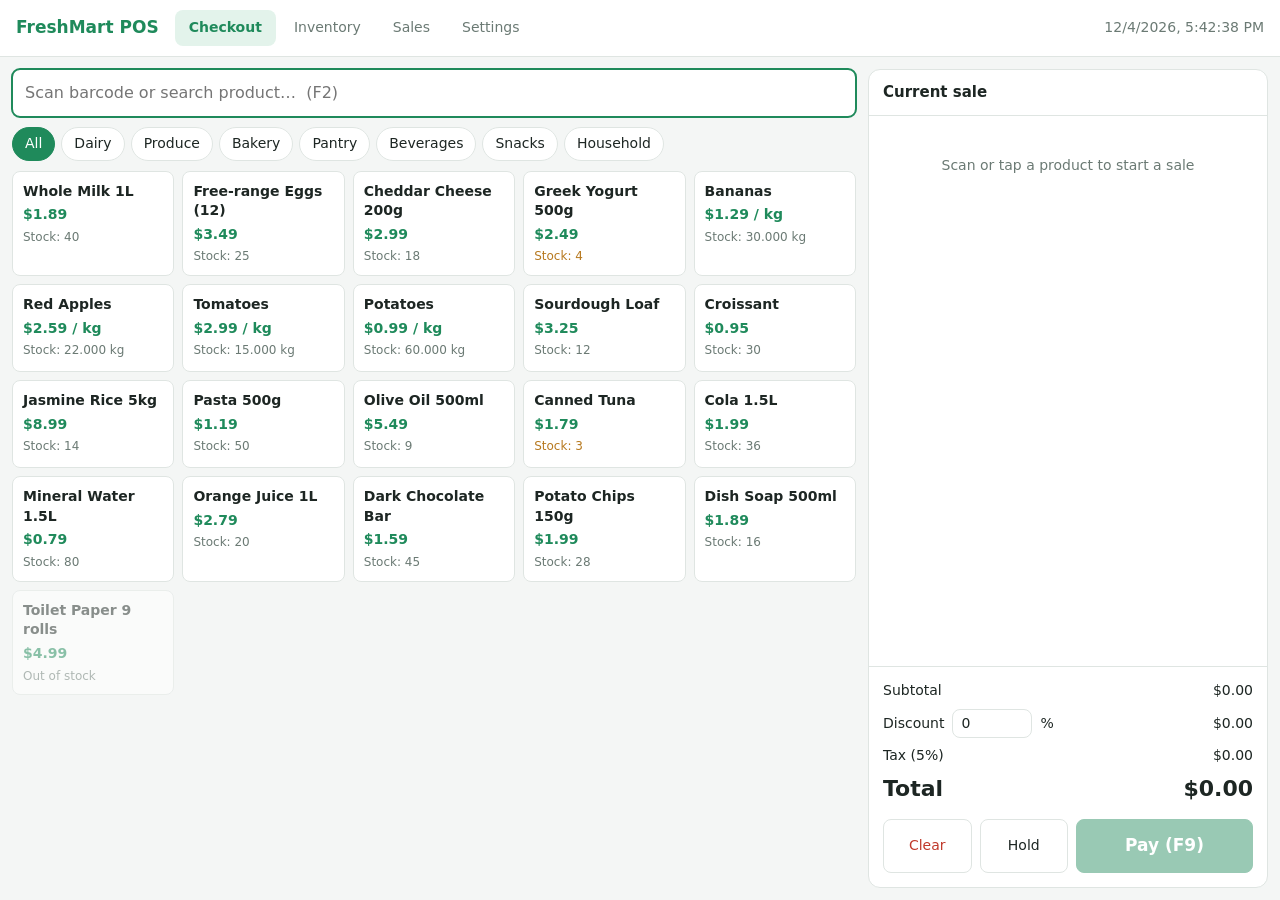
<file: pos.html>
<!doctype html>
<html lang="en">
<head>
<meta charset="utf-8">
<meta name="viewport" content="width=device-width, initial-scale=1">
<title>FreshMart POS</title>
<style>
  :root {
    --bg: #f4f6f5; --panel: #ffffff; --ink: #1d2623; --muted: #6b7a74;
    --line: #dfe5e2; --accent: #1f8a5b; --accent-ink: #ffffff; --accent-soft: #e3f3eb;
    --warn: #b7791f; --warn-soft: #fdf3e1; --danger: #c0392b; --danger-soft: #fbe9e7;
  }
  * { box-sizing: border-box; }
  html, body { margin: 0; height: 100%; }
  body { font: 14px/1.4 system-ui, -apple-system, "Segoe UI", sans-serif; background: var(--bg); color: var(--ink); }
  button { font: inherit; cursor: pointer; border: 1px solid var(--line); background: var(--panel); color: var(--ink); border-radius: 8px; padding: 8px 12px; }
  button:hover { border-color: var(--accent); }
  button.primary { background: var(--accent); color: var(--accent-ink); border-color: var(--accent); font-weight: 600; }
  button.danger { color: var(--danger); }
  button:disabled { opacity: .45; cursor: not-allowed; }
  input, select { font: inherit; padding: 8px 10px; border: 1px solid var(--line); border-radius: 8px; background: var(--panel); color: var(--ink); width: 100%; }
  input:focus, select:focus { outline: 2px solid var(--accent); outline-offset: -1px; }
  label { display: block; font-size: 12px; color: var(--muted); margin-bottom: 4px; }
  .num { font-variant-numeric: tabular-nums; text-align: right; }

  header { display: flex; align-items: center; gap: 16px; padding: 10px 16px; background: var(--panel); border-bottom: 1px solid var(--line); }
  header h1 { font-size: 17px; margin: 0; color: var(--accent); }
  nav { display: flex; gap: 4px; }
  nav button { border: none; background: none; padding: 8px 14px; color: var(--muted); }
  nav button.active { background: var(--accent-soft); color: var(--accent); font-weight: 600; }
  header .clock { margin-left: auto; color: var(--muted); font-variant-numeric: tabular-nums; }

  main { height: calc(100% - 57px); }
  .view { display: none; height: 100%; }
  .view.active { display: flex; }

  /* Checkout */
  #checkout { gap: 12px; padding: 12px; }
  .catalog { flex: 1; display: flex; flex-direction: column; min-width: 0; gap: 10px; }
  .searchbar { display: flex; gap: 8px; }
  .searchbar input { font-size: 16px; padding: 12px; }
  .cats { display: flex; gap: 6px; flex-wrap: wrap; }
  .cats button { padding: 6px 12px; border-radius: 999px; }
  .cats button.active { background: var(--accent); color: var(--accent-ink); border-color: var(--accent); }
  .grid { flex: 1; overflow: auto; display: grid; grid-template-columns: repeat(auto-fill, minmax(140px, 1fr)); gap: 8px; align-content: start; }
  .tile { text-align: left; padding: 10px; display: flex; flex-direction: column; gap: 4px; min-height: 88px; }
  .tile .name { font-weight: 600; }
  .tile .price { color: var(--accent); font-weight: 600; }
  .tile .stock { font-size: 12px; color: var(--muted); }
  .tile.low .stock { color: var(--warn); }
  .tile.out { opacity: .5; }

  .cart { width: 400px; background: var(--panel); border: 1px solid var(--line); border-radius: 12px; display: flex; flex-direction: column; }
  .cart-head { display: flex; justify-content: space-between; align-items: center; padding: 12px 14px; border-bottom: 1px solid var(--line); }
  .cart-head h2 { font-size: 15px; margin: 0; }
  .cart-lines { flex: 1; overflow: auto; }
  .line { display: grid; grid-template-columns: 1fr auto auto; gap: 8px; align-items: center; padding: 8px 14px; border-bottom: 1px solid var(--line); }
  .line .meta { font-size: 12px; color: var(--muted); }
  .qty { display: flex; align-items: center; gap: 4px; }
  .qty button { padding: 2px 8px; }
  .qty span { min-width: 42px; text-align: center; font-variant-numeric: tabular-nums; }
  .line .x { border: none; color: var(--muted); padding: 4px 6px; }
  .empty { padding: 40px 14px; text-align: center; color: var(--muted); }
  .totals { padding: 12px 14px; border-top: 1px solid var(--line); }
  .totals .row { display: flex; justify-content: space-between; padding: 2px 0; }
  .totals .grand { font-size: 22px; font-weight: 700; padding-top: 6px; }
  .totals .disc { display: flex; align-items: center; gap: 8px; margin: 6px 0; }
  .totals .disc input { width: 80px; padding: 4px 8px; }
  .cart-actions { display: grid; grid-template-columns: 1fr 1fr 2fr; gap: 8px; padding: 0 14px 14px; }
  .cart-actions .pay { font-size: 17px; padding: 14px; }

  /* Tables / pages */
  .page { flex-direction: column; padding: 16px; gap: 12px; overflow: auto; }
  .toolbar { display: flex; gap: 8px; align-items: center; flex-wrap: wrap; }
  .toolbar input { max-width: 280px; }
  .toolbar .spacer { flex: 1; }
  table { width: 100%; border-collapse: collapse; background: var(--panel); border: 1px solid var(--line); border-radius: 12px; overflow: hidden; }
  th, td { padding: 8px 12px; border-bottom: 1px solid var(--line); text-align: left; }
  th { font-size: 12px; color: var(--muted); font-weight: 600; background: #fafbfa; }
  tr.low td { background: var(--warn-soft); }
  tr.refunded td { color: var(--muted); text-decoration: line-through; }
  .badge { display: inline-block; font-size: 11px; padding: 2px 8px; border-radius: 999px; background: var(--accent-soft); color: var(--accent); }
  .badge.warn { background: var(--warn-soft); color: var(--warn); }
  .badge.danger { background: var(--danger-soft); color: var(--danger); }
  .cards { display: grid; grid-template-columns: repeat(auto-fit, minmax(180px, 1fr)); gap: 12px; }
  .card { background: var(--panel); border: 1px solid var(--line); border-radius: 12px; padding: 14px; }
  .card .k { font-size: 12px; color: var(--muted); }
  .card .v { font-size: 24px; font-weight: 700; margin-top: 4px; font-variant-numeric: tabular-nums; }
  .two { display: grid; grid-template-columns: 1fr 1fr; gap: 12px; }
  h3 { margin: 8px 0 0; font-size: 14px; }
  .form-grid { display: grid; grid-template-columns: repeat(2, 1fr); gap: 12px; max-width: 640px; }

  /* Modal */
  .modal-bg { position: fixed; inset: 0; background: rgba(20, 30, 25, .45); display: none; align-items: center; justify-content: center; z-index: 10; }
  .modal-bg.open { display: flex; }
  .modal { background: var(--panel); border-radius: 14px; padding: 20px; width: min(460px, calc(100% - 32px)); max-height: calc(100% - 32px); overflow: auto; }
  .modal h2 { margin: 0 0 14px; font-size: 18px; }
  .modal .actions { display: flex; justify-content: flex-end; gap: 8px; margin-top: 16px; }
  .methods { display: grid; grid-template-columns: repeat(3, 1fr); gap: 8px; margin-bottom: 12px; }
  .methods button.active { background: var(--accent); color: var(--accent-ink); border-color: var(--accent); }
  .quick { display: flex; gap: 6px; flex-wrap: wrap; margin-top: 8px; }
  .due { font-size: 28px; font-weight: 700; text-align: center; margin-bottom: 12px; }
  .change { font-size: 20px; text-align: center; margin-top: 12px; }
  .stack > * + * { margin-top: 10px; }

  .toast { position: fixed; bottom: 20px; left: 50%; transform: translateX(-50%); background: var(--ink); color: #fff; padding: 10px 16px; border-radius: 8px; opacity: 0; transition: opacity .2s; pointer-events: none; z-index: 20; }
  .toast.show { opacity: 1; }

  /* Receipt */
  #receipt { font: 12px/1.35 "Courier New", monospace; width: 280px; margin: 0 auto; background: #fff; color: #000; padding: 12px; border: 1px dashed #bbb; }
  #receipt .c { text-align: center; }
  #receipt .r { display: flex; justify-content: space-between; gap: 8px; }
  #receipt hr { border: none; border-top: 1px dashed #000; }
  @media print {
    body * { visibility: hidden; }
    #receipt, #receipt * { visibility: visible; }
    #receipt { position: absolute; left: 0; top: 0; border: none; width: 72mm; }
  }

  @media (max-width: 860px) {
    #checkout { flex-direction: column; }
    .cart { width: 100%; min-height: 420px; }
    .two, .form-grid { grid-template-columns: 1fr; }
    header { flex-wrap: wrap; }
  }
</style>
</head>
<body>
<header>
  <h1 id="storeTitle">FreshMart POS</h1>
  <nav>
    <button data-view="checkout" class="active">Checkout</button>
    <button data-view="inventory">Inventory</button>
    <button data-view="sales">Sales</button>
    <button data-view="settings">Settings</button>
  </nav>
  <span class="clock" id="clock"></span>
</header>

<main>
  <!-- CHECKOUT -->
  <section class="view active" id="checkout">
    <div class="catalog">
      <div class="searchbar">
        <input id="search" placeholder="Scan barcode or search product…  (F2)" autocomplete="off" autofocus>
      </div>
      <div class="cats" id="cats"></div>
      <div class="grid" id="grid"></div>
    </div>
    <aside class="cart">
      <div class="cart-head">
        <h2>Current sale <span id="heldBadge"></span></h2>
        <button id="resumeBtn" style="display:none">Resume held</button>
      </div>
      <div class="cart-lines" id="cartLines"></div>
      <div class="totals">
        <div class="row"><span>Subtotal</span><span class="num" id="tSub"></span></div>
        <div class="disc"><span>Discount</span><input id="discPct" type="number" min="0" max="100" step="1" value="0"> %<span class="num" id="tDisc" style="margin-left:auto"></span></div>
        <div class="row"><span id="taxLabel">Tax</span><span class="num" id="tTax"></span></div>
        <div class="row grand"><span>Total</span><span class="num" id="tTotal"></span></div>
      </div>
      <div class="cart-actions">
        <button class="danger" id="clearBtn">Clear</button>
        <button id="holdBtn">Hold</button>
        <button class="primary pay" id="payBtn">Pay (F9)</button>
      </div>
    </aside>
  </section>

  <!-- INVENTORY -->
  <section class="view page" id="inventory">
    <div class="toolbar">
      <input id="invSearch" placeholder="Filter products…">
      <label style="margin:0;display:flex;gap:6px;align-items:center;color:var(--ink)"><input type="checkbox" id="lowOnly" style="width:auto"> Low stock only</label>
      <span class="spacer"></span>
      <button id="exportInv">Export CSV</button>
      <button class="primary" id="addProduct">+ Add product</button>
    </div>
    <table>
      <thead><tr><th>Barcode</th><th>Name</th><th>Category</th><th class="num">Price</th><th>Unit</th><th class="num">Stock</th><th class="num">Reorder at</th><th></th></tr></thead>
      <tbody id="invBody"></tbody>
    </table>
  </section>

  <!-- SALES -->
  <section class="view page" id="sales">
    <div class="toolbar">
      <label style="margin:0">Date</label>
      <input type="date" id="salesDate" style="max-width:180px">
      <span class="spacer"></span>
      <button id="exportSales">Export CSV</button>
    </div>
    <div class="cards">
      <div class="card"><div class="k">Revenue</div><div class="v" id="kRev"></div></div>
      <div class="card"><div class="k">Transactions</div><div class="v" id="kTx"></div></div>
      <div class="card"><div class="k">Average basket</div><div class="v" id="kAvg"></div></div>
      <div class="card"><div class="k">Tax collected</div><div class="v" id="kTax"></div></div>
    </div>
    <div class="two">
      <div><h3>Top sellers</h3><table><thead><tr><th>Product</th><th class="num">Qty</th><th class="num">Revenue</th></tr></thead><tbody id="topBody"></tbody></table></div>
      <div><h3>Payment mix</h3><table><thead><tr><th>Method</th><th class="num">Count</th><th class="num">Amount</th></tr></thead><tbody id="mixBody"></tbody></table></div>
    </div>
    <h3>Transactions</h3>
    <table><thead><tr><th>Receipt #</th><th>Time</th><th class="num">Items</th><th>Method</th><th class="num">Total</th><th></th></tr></thead><tbody id="salesBody"></tbody></table>
  </section>

  <!-- SETTINGS -->
  <section class="view page" id="settings">
    <div class="form-grid">
      <div><label>Store name</label><input id="sName"></div>
      <div><label>Currency symbol</label><input id="sCur"></div>
      <div style="grid-column:1/-1"><label>Address / receipt header</label><input id="sAddr"></div>
      <div><label>Tax rate (%)</label><input id="sTax" type="number" min="0" step="0.01"></div>
      <div><label>Receipt footer</label><input id="sFoot"></div>
    </div>
    <div class="toolbar"><button class="primary" id="saveSettings">Save settings</button></div>
    <h3>Data</h3>
    <p style="color:var(--muted);margin:0">All data is stored in this browser. Download a backup every day and keep it on a USB drive.</p>
    <div class="toolbar">
      <button id="backupBtn">Download backup (JSON)</button>
      <button id="restoreBtn">Restore from backup…</button>
      <input type="file" id="restoreFile" accept="application/json" style="display:none">
      <button class="danger" id="resetBtn">Reset to demo data</button>
    </div>
  </section>
</main>

<!-- Payment modal -->
<div class="modal-bg" id="payModal">
  <div class="modal">
    <h2>Payment</h2>
    <div class="due" id="payDue"></div>
    <div class="methods">
      <button data-m="Cash" class="active">Cash</button>
      <button data-m="Card">Card</button>
      <button data-m="Mobile">Mobile</button>
    </div>
    <div id="cashBox">
      <label>Amount tendered</label>
      <input id="tendered" type="number" min="0" step="0.01" style="font-size:20px">
      <div class="quick" id="quick"></div>
      <div class="change" id="changeOut"></div>
    </div>
    <div class="actions">
      <button data-close>Cancel</button>
      <button class="primary" id="completeBtn">Complete sale</button>
    </div>
  </div>
</div>

<!-- Weight modal -->
<div class="modal-bg" id="weightModal">
  <div class="modal">
    <h2 id="wTitle"></h2>
    <label>Weight (kg)</label>
    <input id="wInput" type="number" min="0.001" step="0.001" style="font-size:20px">
    <div class="change" id="wPreview"></div>
    <div class="actions"><button data-close>Cancel</button><button class="primary" id="wOk">Add to sale</button></div>
  </div>
</div>

<!-- Product modal -->
<div class="modal-bg" id="productModal">
  <div class="modal">
    <h2 id="pTitle">Product</h2>
    <div class="form-grid" style="grid-template-columns:1fr 1fr">
      <div style="grid-column:1/-1"><label>Name *</label><input id="pName"></div>
      <div><label>Barcode / SKU *</label><input id="pCode"></div>
      <div><label>Category</label><input id="pCat" list="catList"><datalist id="catList"></datalist></div>
      <div><label>Price *</label><input id="pPrice" type="number" min="0" step="0.01"></div>
      <div><label>Sold by</label><select id="pUnit"><option value="ea">Each</option><option value="kg">Weight (kg)</option></select></div>
      <div><label>Stock</label><input id="pStock" type="number" step="0.001"></div>
      <div><label>Reorder at</label><input id="pReorder" type="number" min="0" step="1"></div>
    </div>
    <div class="actions"><button data-close>Cancel</button><button class="primary" id="pSave">Save</button></div>
  </div>
</div>

<!-- Receipt modal -->
<div class="modal-bg" id="receiptModal">
  <div class="modal">
    <div id="receipt"></div>
    <div class="actions"><button data-close>Close</button><button class="primary" id="printBtn">Print</button></div>
  </div>
</div>

<div class="toast" id="toast"></div>

<script>
(() => {
  // ---------- Storage ----------
  const KEY = 'freshmart-pos-v1';
  const DEMO_PRODUCTS = [
    ['4006381333931', 'Whole Milk 1L', 'Dairy', 1.89, 'ea', 40, 10],
    ['4006381333932', 'Free-range Eggs (12)', 'Dairy', 3.49, 'ea', 25, 8],
    ['4006381333933', 'Cheddar Cheese 200g', 'Dairy', 2.99, 'ea', 18, 6],
    ['4006381333934', 'Greek Yogurt 500g', 'Dairy', 2.49, 'ea', 4, 6],
    ['2000001', 'Bananas', 'Produce', 1.29, 'kg', 30, 8],
    ['2000002', 'Red Apples', 'Produce', 2.59, 'kg', 22, 8],
    ['2000003', 'Tomatoes', 'Produce', 2.99, 'kg', 15, 5],
    ['2000004', 'Potatoes', 'Produce', 0.99, 'kg', 60, 15],
    ['5000112548167', 'Sourdough Loaf', 'Bakery', 3.25, 'ea', 12, 4],
    ['5000112548168', 'Croissant', 'Bakery', 0.95, 'ea', 30, 10],
    ['8901030865278', 'Jasmine Rice 5kg', 'Pantry', 8.99, 'ea', 14, 4],
    ['8901030865279', 'Pasta 500g', 'Pantry', 1.19, 'ea', 50, 12],
    ['8901030865280', 'Olive Oil 500ml', 'Pantry', 5.49, 'ea', 9, 4],
    ['8901030865281', 'Canned Tuna', 'Pantry', 1.79, 'ea', 3, 10],
    ['5449000000996', 'Cola 1.5L', 'Beverages', 1.99, 'ea', 36, 12],
    ['5449000000997', 'Mineral Water 1.5L', 'Beverages', 0.79, 'ea', 80, 24],
    ['5449000000998', 'Orange Juice 1L', 'Beverages', 2.79, 'ea', 20, 6],
    ['7622210449283', 'Dark Chocolate Bar', 'Snacks', 1.59, 'ea', 45, 10],
    ['7622210449284', 'Potato Chips 150g', 'Snacks', 1.99, 'ea', 28, 8],
    ['3017620422003', 'Dish Soap 500ml', 'Household', 1.89, 'ea', 16, 5],
    ['3017620422004', 'Toilet Paper 9 rolls', 'Household', 4.99, 'ea', 0, 5],
  ];

  function demoState() {
    return {
      settings: { name: 'FreshMart', addr: '12 Market Street', currency: '$', tax: 5, footer: 'Thank you for shopping local!' },
      products: DEMO_PRODUCTS.map(([code, name, cat, price, unit, stock, reorder], i) =>
        ({ id: 'p' + (i + 1), code, name, cat, price, unit, stock, reorder })),
      sales: [],
      nextReceipt: 1001,
      held: null,
    };
  }

  let state;
  try { state = JSON.parse(localStorage.getItem(KEY)) || demoState(); } catch { state = demoState(); }
  const save = () => { try { localStorage.setItem(KEY, JSON.stringify(state)); } catch { toast('Could not save — storage unavailable'); } };

  // ---------- Helpers ----------
  const $ = s => document.querySelector(s);
  const $$ = s => [...document.querySelectorAll(s)];
  const r2 = n => Math.round((n + Number.EPSILON) * 100) / 100;
  const money = n => state.settings.currency + r2(n).toFixed(2);
  const qtyFmt = (q, unit) => unit === 'kg' ? q.toFixed(3) + ' kg' : String(q);
  const esc = s => String(s).replace(/[&<>"']/g, c => ({ '&': '&amp;', '<': '&lt;', '>': '&gt;', '"': '&quot;', "'": '&#39;' }[c]));
  const today = () => new Date().toLocaleDateString('en-CA');
  const byId = id => state.products.find(p => p.id === id);

  function toast(msg) {
    const t = $('#toast'); t.textContent = msg; t.classList.add('show');
    clearTimeout(toast.t); toast.t = setTimeout(() => t.classList.remove('show'), 1800);
  }
  function openModal(id) { $(id).classList.add('open'); }
  function closeModals() { $$('.modal-bg').forEach(m => m.classList.remove('open')); $('#search').focus(); }
  $$('[data-close]').forEach(b => b.onclick = closeModals);
  $$('.modal-bg').forEach(m => m.addEventListener('click', e => { if (e.target === m) closeModals(); }));

  function download(name, text, type) {
    const a = document.createElement('a');
    a.href = URL.createObjectURL(new Blob([text], { type }));
    a.download = name; a.click(); URL.revokeObjectURL(a.href);
  }
  const csv = rows => rows.map(r => r.map(v => /[",\n]/.test(String(v)) ? '"' + String(v).replace(/"/g, '""') + '"' : v).join(',')).join('\n');

  // ---------- Navigation ----------
  $$('nav button').forEach(b => b.onclick = () => showView(b.dataset.view));
  function showView(v) {
    $$('nav button').forEach(b => b.classList.toggle('active', b.dataset.view === v));
    $$('.view').forEach(s => s.classList.toggle('active', s.id === v));
    ({ checkout: renderCheckout, inventory: renderInventory, sales: renderSales, settings: renderSettings })[v]();
  }
  setInterval(() => $('#clock').textContent = new Date().toLocaleString(), 1000);

  // ---------- Checkout ----------
  let cart = [];       // { id, qty }
  let activeCat = 'All';

  function totals() {
    const sub = r2(cart.reduce((s, l) => s + byId(l.id).price * l.qty, 0));
    const pct = Math.min(100, Math.max(0, Number($('#discPct').value) || 0));
    const disc = r2(sub * pct / 100);
    const tax = r2((sub - disc) * state.settings.tax / 100);
    return { sub, pct, disc, tax, total: r2(sub - disc + tax) };
  }

  function renderCheckout() {
    $('#storeTitle').textContent = state.settings.name + ' POS';
    const cats = ['All', ...new Set(state.products.map(p => p.cat).filter(Boolean))];
    $('#cats').innerHTML = cats.map(c => `<button class="${c === activeCat ? 'active' : ''}" data-c="${esc(c)}">${esc(c)}</button>`).join('');
    $$('#cats button').forEach(b => b.onclick = () => { activeCat = b.dataset.c; renderCheckout(); });

    const q = $('#search').value.trim().toLowerCase();
    const list = state.products.filter(p =>
      (activeCat === 'All' || p.cat === activeCat) &&
      (!q || p.name.toLowerCase().includes(q) || p.code.includes(q)));
    $('#grid').innerHTML = list.map(p => {
      const cls = p.stock <= 0 ? 'out' : p.stock <= p.reorder ? 'low' : '';
      return `<button class="tile ${cls}" data-id="${p.id}">
        <span class="name">${esc(p.name)}</span>
        <span class="price">${money(p.price)}${p.unit === 'kg' ? ' / kg' : ''}</span>
        <span class="stock">${p.stock <= 0 ? 'Out of stock' : 'Stock: ' + qtyFmt(p.stock, p.unit)}</span>
      </button>`;
    }).join('') || '<div class="empty">No products found</div>';
    $$('#grid .tile').forEach(t => t.onclick = () => addToCart(t.dataset.id));
    renderCart();
  }

  function renderCart() {
    $('#cartLines').innerHTML = cart.length ? cart.map((l, i) => {
      const p = byId(l.id);
      return `<div class="line">
        <div><div>${esc(p.name)}</div><div class="meta">${money(p.price)}${p.unit === 'kg' ? '/kg' : ' ea'}</div></div>
        <div class="qty">
          ${p.unit === 'kg'
            ? `<button data-w="${i}">${l.qty.toFixed(3)} kg</button>`
            : `<button data-d="${i}">−</button><span>${l.qty}</span><button data-i="${i}">+</button>`}
        </div>
        <div style="display:flex;align-items:center;gap:4px"><span class="num" style="min-width:64px">${money(p.price * l.qty)}</span><button class="x" data-x="${i}" title="Remove">✕</button></div>
      </div>`;
    }).join('') : '<div class="empty">Scan or tap a product to start a sale</div>';

    $$('[data-i]').forEach(b => b.onclick = () => changeQty(+b.dataset.i, 1));
    $$('[data-d]').forEach(b => b.onclick = () => changeQty(+b.dataset.d, -1));
    $$('[data-x]').forEach(b => b.onclick = () => { cart.splice(+b.dataset.x, 1); renderCart(); });
    $$('[data-w]').forEach(b => b.onclick = () => askWeight(cart[+b.dataset.w].id, +b.dataset.w));

    const t = totals();
    $('#tSub').textContent = money(t.sub);
    $('#tDisc').textContent = t.disc ? '−' + money(t.disc) : money(0);
    $('#taxLabel').textContent = `Tax (${state.settings.tax}%)`;
    $('#tTax').textContent = money(t.tax);
    $('#tTotal').textContent = money(t.total);
    $('#payBtn').disabled = !cart.length;
    $('#resumeBtn').style.display = state.held ? '' : 'none';
    $('#heldBadge').innerHTML = state.held ? '<span class="badge warn">1 on hold</span>' : '';
  }

  function inCart(id) { return cart.filter(l => l.id === id).reduce((s, l) => s + l.qty, 0); }

  function addToCart(id) {
    const p = byId(id);
    if (!p) return;
    if (p.unit === 'kg') return askWeight(id);
    if (inCart(id) + 1 > p.stock) return toast(`Only ${p.stock} × ${p.name} in stock`);
    const line = cart.find(l => l.id === id);
    line ? line.qty++ : cart.push({ id, qty: 1 });
    renderCart();
  }

  function changeQty(i, d) {
    const l = cart[i], p = byId(l.id);
    if (d > 0 && inCart(l.id) + d > p.stock) return toast(`Only ${p.stock} × ${p.name} in stock`);
    l.qty += d;
    if (l.qty <= 0) cart.splice(i, 1);
    renderCart();
  }

  let weightCtx = null;
  function askWeight(id, lineIdx) {
    const p = byId(id);
    weightCtx = { id, lineIdx };
    $('#wTitle').textContent = `${p.name} — ${money(p.price)}/kg`;
    $('#wInput').value = lineIdx != null ? cart[lineIdx].qty : '';
    $('#wPreview').textContent = '';
    openModal('#weightModal');
    setTimeout(() => $('#wInput').focus(), 0);
    $('#wInput').oninput();
  }
  $('#wInput').oninput = () => {
    if (!weightCtx) return;
    const kg = Number($('#wInput').value) || 0;
    $('#wPreview').textContent = kg ? money(byId(weightCtx.id).price * kg) : '';
  };
  function confirmWeight() {
    const kg = Math.round((Number($('#wInput').value) || 0) * 1000) / 1000;
    const { id, lineIdx } = weightCtx, p = byId(id);
    if (kg <= 0) return toast('Enter a weight');
    const other = inCart(id) - (lineIdx != null ? cart[lineIdx].qty : 0);
    if (other + kg > p.stock + 1e-9) return toast(`Only ${p.stock.toFixed(3)} kg in stock`);
    lineIdx != null ? cart[lineIdx].qty = kg : cart.push({ id, qty: kg });
    closeModals(); renderCart();
  }
  $('#wOk').onclick = confirmWeight;
  $('#wInput').onkeydown = e => { if (e.key === 'Enter') confirmWeight(); };

  // Search + barcode scanner (scanners type the code then press Enter)
  $('#search').oninput = renderCheckout;
  $('#search').onkeydown = e => {
    if (e.key !== 'Enter') return;
    const q = $('#search').value.trim();
    if (!q) return;
    const exact = state.products.find(p => p.code === q);
    const first = exact || state.products.find(p => p.name.toLowerCase().includes(q.toLowerCase()));
    if (first) addToCart(first.id); else toast('No product matches "' + q + '"');
    $('#search').value = '';
    renderCheckout();
  };
  $('#discPct').oninput = renderCart;

  $('#clearBtn').onclick = () => { if (cart.length && confirm('Clear the current sale?')) { cart = []; $('#discPct').value = 0; renderCart(); } };
  $('#holdBtn').onclick = () => {
    if (!cart.length) return toast('Nothing to hold');
    if (state.held) return toast('A sale is already on hold — resume it first');
    state.held = { cart, disc: $('#discPct').value }; save();
    cart = []; $('#discPct').value = 0; renderCart(); toast('Sale put on hold');
  };
  $('#resumeBtn').onclick = () => {
    if (cart.length) return toast('Finish or clear the current sale first');
    cart = state.held.cart.filter(l => byId(l.id)); $('#discPct').value = state.held.disc;
    state.held = null; save(); renderCart();
  };

  // ---------- Payment ----------
  let method = 'Cash';
  $$('.methods button').forEach(b => b.onclick = () => setMethod(b.dataset.m));
  function setMethod(m) {
    method = m;
    $$('.methods button').forEach(b => b.classList.toggle('active', b.dataset.m === m));
    $('#cashBox').style.display = m === 'Cash' ? '' : 'none';
    updateChange();
  }
  function updateChange() {
    const { total } = totals();
    const tendered = Number($('#tendered').value) || 0;
    const ok = method !== 'Cash' || tendered + 1e-9 >= total;
    $('#changeOut').innerHTML = method === 'Cash' && tendered
      ? (ok ? `Change: <b>${money(tendered - total)}</b>` : `<span style="color:var(--danger)">Short by ${money(total - tendered)}</span>`)
      : '';
    $('#completeBtn').disabled = !ok;
  }
  $('#tendered').oninput = updateChange;
  $('#tendered').onkeydown = e => { if (e.key === 'Enter' && !$('#completeBtn').disabled) completeSale(); };

  function openPay() {
    if (!cart.length) return;
    const { total } = totals();
    $('#payDue').textContent = money(total);
    $('#tendered').value = '';
    const quick = [...new Set([total, Math.ceil(total), Math.ceil(total / 5) * 5, Math.ceil(total / 10) * 10, Math.ceil(total / 20) * 20, 50, 100])]
      .filter(v => v >= total).sort((a, b) => a - b).slice(0, 5);
    $('#quick').innerHTML = quick.map(v => `<button data-q="${v}">${v === total ? 'Exact' : money(v)}</button>`).join('');
    $$('[data-q]').forEach(b => b.onclick = () => { $('#tendered').value = r2(+b.dataset.q).toFixed(2); updateChange(); });
    setMethod('Cash');
    openModal('#payModal');
    setTimeout(() => $('#tendered').focus(), 0);
  }
  $('#payBtn').onclick = openPay;

  function completeSale() {
    const t = totals();
    const tendered = method === 'Cash' ? r2(Number($('#tendered').value) || 0) : t.total;
    if (tendered + 1e-9 < t.total) return;
    const sale = {
      no: state.nextReceipt++,
      at: new Date().toISOString(),
      date: today(),
      lines: cart.map(l => { const p = byId(l.id); return { id: p.id, name: p.name, unit: p.unit, price: p.price, qty: l.qty, amount: r2(p.price * l.qty) }; }),
      ...t, taxRate: state.settings.tax, method, tendered, change: r2(tendered - t.total), refunded: false,
    };
    sale.lines.forEach(l => { const p = byId(l.id); p.stock = Math.round((p.stock - l.qty) * 1000) / 1000; });
    state.sales.push(sale); save();
    cart = []; $('#discPct').value = 0;
    closeModals(); renderCheckout();
    showReceipt(sale);
  }
  $('#completeBtn').onclick = completeSale;

  function showReceipt(s) {
    const st = state.settings;
    $('#receipt').innerHTML = `
      <div class="c"><b>${esc(st.name)}</b><br>${esc(st.addr)}</div><hr>
      <div class="r"><span>Receipt #${s.no}</span><span>${new Date(s.at).toLocaleString()}</span></div><hr>
      ${s.lines.map(l => `<div>${esc(l.name)}</div><div class="r"><span>&nbsp; ${l.unit === 'kg' ? l.qty.toFixed(3) + 'kg' : l.qty} × ${money(l.price)}</span><span>${money(l.amount)}</span></div>`).join('')}
      <hr>
      <div class="r"><span>Subtotal</span><span>${money(s.sub)}</span></div>
      ${s.disc ? `<div class="r"><span>Discount ${s.pct}%</span><span>-${money(s.disc)}</span></div>` : ''}
      <div class="r"><span>Tax ${s.taxRate}%</span><span>${money(s.tax)}</span></div>
      <div class="r"><b>TOTAL</b><b>${money(s.total)}</b></div>
      <div class="r"><span>${s.method}</span><span>${money(s.tendered)}</span></div>
      ${s.method === 'Cash' ? `<div class="r"><span>Change</span><span>${money(s.change)}</span></div>` : ''}
      ${s.refunded ? '<hr><div class="c"><b>*** REFUNDED ***</b></div>' : ''}
      <hr><div class="c">${esc(st.footer)}</div>`;
    openModal('#receiptModal');
  }
  $('#printBtn').onclick = () => window.print();

  // ---------- Inventory ----------
  function renderInventory() {
    const q = $('#invSearch').value.trim().toLowerCase();
    const lowOnly = $('#lowOnly').checked;
    const rows = state.products.filter(p =>
      (!q || [p.name, p.code, p.cat].some(v => String(v).toLowerCase().includes(q))) &&
      (!lowOnly || p.stock <= p.reorder));
    $('#invBody').innerHTML = rows.map(p => {
      const low = p.stock <= p.reorder;
      const badge = p.stock <= 0 ? '<span class="badge danger">Out</span>' : low ? '<span class="badge warn">Reorder</span>' : '';
      return `<tr class="${low ? 'low' : ''}">
        <td>${esc(p.code)}</td><td>${esc(p.name)}</td><td>${esc(p.cat)}</td>
        <td class="num">${money(p.price)}</td><td>${p.unit === 'kg' ? 'kg' : 'each'}</td>
        <td class="num">${qtyFmt(p.stock, p.unit)} ${badge}</td><td class="num">${p.reorder}</td>
        <td style="white-space:nowrap"><button data-e="${p.id}">Edit</button> <button class="danger" data-del="${p.id}">Delete</button></td>
      </tr>`;
    }).join('') || '<tr><td colspan="8" class="empty">No products</td></tr>';
    $$('[data-e]').forEach(b => b.onclick = () => editProduct(b.dataset.e));
    $$('[data-del]').forEach(b => b.onclick = () => {
      const p = byId(b.dataset.del);
      if (!confirm(`Delete "${p.name}"?`)) return;
      state.products = state.products.filter(x => x.id !== p.id);
      cart = cart.filter(l => l.id !== p.id);
      save(); renderInventory();
    });
  }
  $('#invSearch').oninput = renderInventory;
  $('#lowOnly').onchange = renderInventory;

  let editingId = null;
  function editProduct(id) {
    editingId = id;
    const p = id ? byId(id) : { name: '', code: '', cat: '', price: '', unit: 'ea', stock: 0, reorder: 5 };
    $('#pTitle').textContent = id ? 'Edit product' : 'Add product';
    $('#pName').value = p.name; $('#pCode').value = p.code; $('#pCat').value = p.cat;
    $('#pPrice').value = p.price; $('#pUnit').value = p.unit; $('#pStock').value = p.stock; $('#pReorder').value = p.reorder;
    $('#catList').innerHTML = [...new Set(state.products.map(x => x.cat))].map(c => `<option value="${esc(c)}">`).join('');
    openModal('#productModal');
    setTimeout(() => $('#pName').focus(), 0);
  }
  $('#addProduct').onclick = () => editProduct(null);
  $('#pSave').onclick = () => {
    const d = {
      name: $('#pName').value.trim(), code: $('#pCode').value.trim(), cat: $('#pCat').value.trim() || 'Other',
      price: r2(Number($('#pPrice').value)), unit: $('#pUnit').value,
      stock: Math.round((Number($('#pStock').value) || 0) * 1000) / 1000, reorder: Number($('#pReorder').value) || 0,
    };
    if (!d.name || !d.code || !(d.price >= 0) || $('#pPrice').value === '') return toast('Name, barcode and price are required');
    if (state.products.some(p => p.code === d.code && p.id !== editingId)) return toast('That barcode is already used');
    if (editingId) Object.assign(byId(editingId), d);
    else state.products.push({ id: 'p' + Date.now(), ...d });
    save(); closeModals(); renderInventory(); toast('Product saved');
  };
  $('#exportInv').onclick = () => download(`inventory-${today()}.csv`,
    csv([['Barcode', 'Name', 'Category', 'Price', 'Unit', 'Stock', 'Reorder at'],
      ...state.products.map(p => [p.code, p.name, p.cat, p.price.toFixed(2), p.unit, p.stock, p.reorder])]), 'text/csv');

  // ---------- Sales ----------
  $('#salesDate').value = today();
  $('#salesDate').onchange = renderSales;
  const salesOn = d => state.sales.filter(s => s.date === d);

  function renderSales() {
    const all = salesOn($('#salesDate').value);
    const live = all.filter(s => !s.refunded);
    const rev = r2(live.reduce((s, x) => s + x.total, 0));
    $('#kRev').textContent = money(rev);
    $('#kTx').textContent = live.length;
    $('#kAvg').textContent = money(live.length ? rev / live.length : 0);
    $('#kTax').textContent = money(live.reduce((s, x) => s + x.tax, 0));

    const top = {};
    live.forEach(s => s.lines.forEach(l => {
      const t = top[l.name] ||= { qty: 0, amt: 0, unit: l.unit };
      t.qty += l.qty; t.amt += l.amount;
    }));
    $('#topBody').innerHTML = Object.entries(top).sort((a, b) => b[1].amt - a[1].amt).slice(0, 8)
      .map(([n, t]) => `<tr><td>${esc(n)}</td><td class="num">${t.unit === 'kg' ? t.qty.toFixed(3) + ' kg' : t.qty}</td><td class="num">${money(t.amt)}</td></tr>`).join('')
      || '<tr><td colspan="3" class="empty">No sales yet</td></tr>';

    const mix = {};
    live.forEach(s => { const m = mix[s.method] ||= { n: 0, amt: 0 }; m.n++; m.amt += s.total; });
    $('#mixBody').innerHTML = Object.entries(mix).map(([k, m]) => `<tr><td>${k}</td><td class="num">${m.n}</td><td class="num">${money(m.amt)}</td></tr>`).join('')
      || '<tr><td colspan="3" class="empty">No sales yet</td></tr>';

    $('#salesBody').innerHTML = all.slice().reverse().map(s => `<tr class="${s.refunded ? 'refunded' : ''}">
      <td>#${s.no}</td><td>${new Date(s.at).toLocaleTimeString()}</td><td class="num">${s.lines.length}</td>
      <td>${s.method}</td><td class="num">${money(s.total)}</td>
      <td style="white-space:nowrap;text-decoration:none"><button data-rc="${s.no}">Receipt</button> ${s.refunded ? '<span class="badge danger">Refunded</span>' : `<button class="danger" data-rf="${s.no}">Refund</button>`}</td>
    </tr>`).join('') || '<tr><td colspan="6" class="empty">No transactions on this date</td></tr>';
    $$('[data-rc]').forEach(b => b.onclick = () => showReceipt(state.sales.find(s => s.no === +b.dataset.rc)));
    $$('[data-rf]').forEach(b => b.onclick = () => {
      const s = state.sales.find(x => x.no === +b.dataset.rf);
      if (!confirm(`Refund receipt #${s.no} for ${money(s.total)}? Stock will be returned.`)) return;
      s.refunded = true;
      s.lines.forEach(l => { const p = byId(l.id); if (p) p.stock = Math.round((p.stock + l.qty) * 1000) / 1000; });
      save(); renderSales(); toast('Refunded — return ' + money(s.total) + ' to customer');
    });
  }
  $('#exportSales').onclick = () => {
    const d = $('#salesDate').value;
    download(`sales-${d}.csv`, csv([['Receipt', 'Time', 'Item', 'Qty', 'Unit price', 'Line amount', 'Sale total', 'Method', 'Refunded'],
      ...salesOn(d).flatMap(s => s.lines.map(l => [s.no, new Date(s.at).toLocaleTimeString(), l.name, l.qty, l.price.toFixed(2), l.amount.toFixed(2), s.total.toFixed(2), s.method, s.refunded ? 'yes' : 'no']))]), 'text/csv');
  };

  // ---------- Settings ----------
  function renderSettings() {
    const s = state.settings;
    $('#sName').value = s.name; $('#sCur').value = s.currency; $('#sAddr').value = s.addr; $('#sTax').value = s.tax; $('#sFoot').value = s.footer;
  }
  $('#saveSettings').onclick = () => {
    Object.assign(state.settings, {
      name: $('#sName').value.trim() || 'My Store', currency: $('#sCur').value, addr: $('#sAddr').value,
      tax: Math.max(0, Number($('#sTax').value) || 0), footer: $('#sFoot').value,
    });
    save(); $('#storeTitle').textContent = state.settings.name + ' POS'; toast('Settings saved');
  };
  $('#backupBtn').onclick = () => download(`pos-backup-${today()}.json`, JSON.stringify(state, null, 2), 'application/json');
  $('#restoreBtn').onclick = () => $('#restoreFile').click();
  $('#restoreFile').onchange = async e => {
    const f = e.target.files[0]; if (!f) return;
    try {
      const data = JSON.parse(await f.text());
      if (!Array.isArray(data.products) || !Array.isArray(data.sales) || !data.settings) throw 0;
      if (!confirm('Replace all current data with this backup?')) return;
      state = data; cart = []; save(); renderSettings(); toast('Backup restored');
    } catch { toast('That file is not a valid POS backup'); }
    e.target.value = '';
  };
  $('#resetBtn').onclick = () => {
    if (!confirm('Erase ALL products, sales and settings and load demo data?')) return;
    state = demoState(); cart = []; save(); renderSettings(); toast('Demo data loaded');
  };

  // ---------- Keyboard shortcuts ----------
  document.addEventListener('keydown', e => {
    if (e.key === 'Escape') return closeModals();
    if (e.key === 'F2') { e.preventDefault(); showView('checkout'); $('#search').focus(); }
    if (e.key === 'F9') { e.preventDefault(); if ($('#checkout').classList.contains('active')) openPay(); }
  });

  renderCheckout();
})();
</script>
</body>
</html>
</file>
